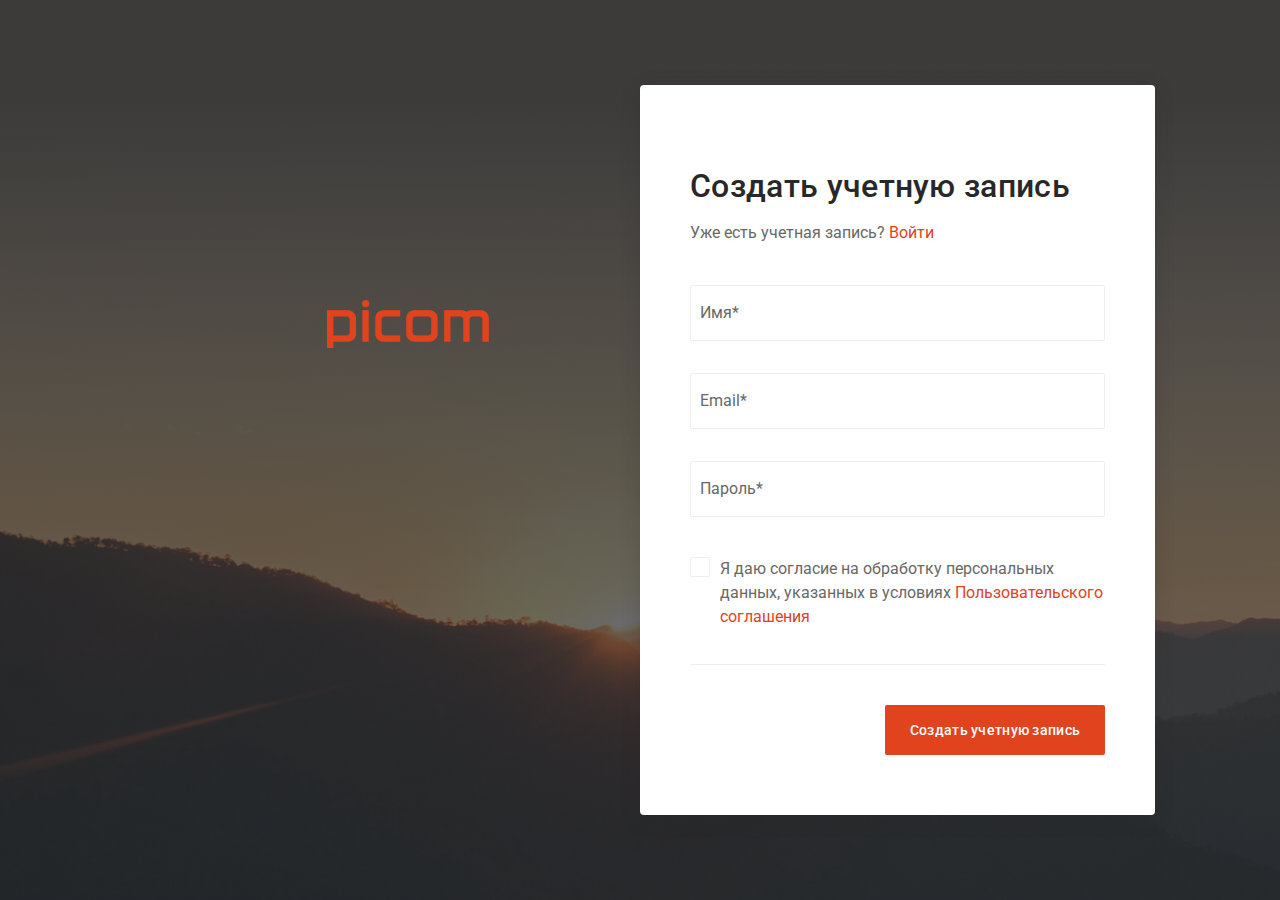
<file: index.html>
<!DOCTYPE html>
<html lang="en">

<head>
    <meta charset="UTF-8">
    <meta name="viewport" content="width=device-width, initial-scale=1.0">

    <link href="https://fonts.googleapis.com/css2?family=Roboto:wght@400;500;700&display=swap" rel="stylesheet">
    <link rel="stylesheet" href="style.css">

    <title>Account</title>
</head>

<body>
    <div class="background">
        <img class="logo" src="img/logo_picom.png" alt="">

        <form class="form" action="#" method="POST">

            <h1 class="form__title">Создать учетную запись</h1>
            <span class="form__text">Уже есть учетная запись? <a class="form__link" href="page2.html">Войти</a></span>

            <div class="form__fields">
                <div class="form__group">
                    <input class="form__input" type="text" name="name" id="name" placeholder=" " required>
                    <label for="name" class="form__label">Имя*</label>
                </div>
                <div class="form__group">
                    <input class="form__input" type="email" name="email" id="email" placeholder=" " required>
                    <label for="email" class="form__label">Email*</label>
                </div>
                <div class="form__group">
                    <input class="form__input" type="password" name="password" id="password" placeholder=" " required>
                    <label for="password" class="form__label">Пароль*</label>
                </div>
            </div>

            <div class="form__terms">
                <input class="terms__checkbox" type="checkbox" name="terms" id="checkbox" required>
                <label class="terms__label form__text" for="checkbox">
                    Я даю согласие на обработку персональных данных, указанных в условиях
                    <a class="form__link" href="#">Пользовательского соглашения</a></label>
            </div>

            <button class="form__button" type="submit">Создать учетную запись</button>

        </form>
    </div>

</body>

</html>
</file>
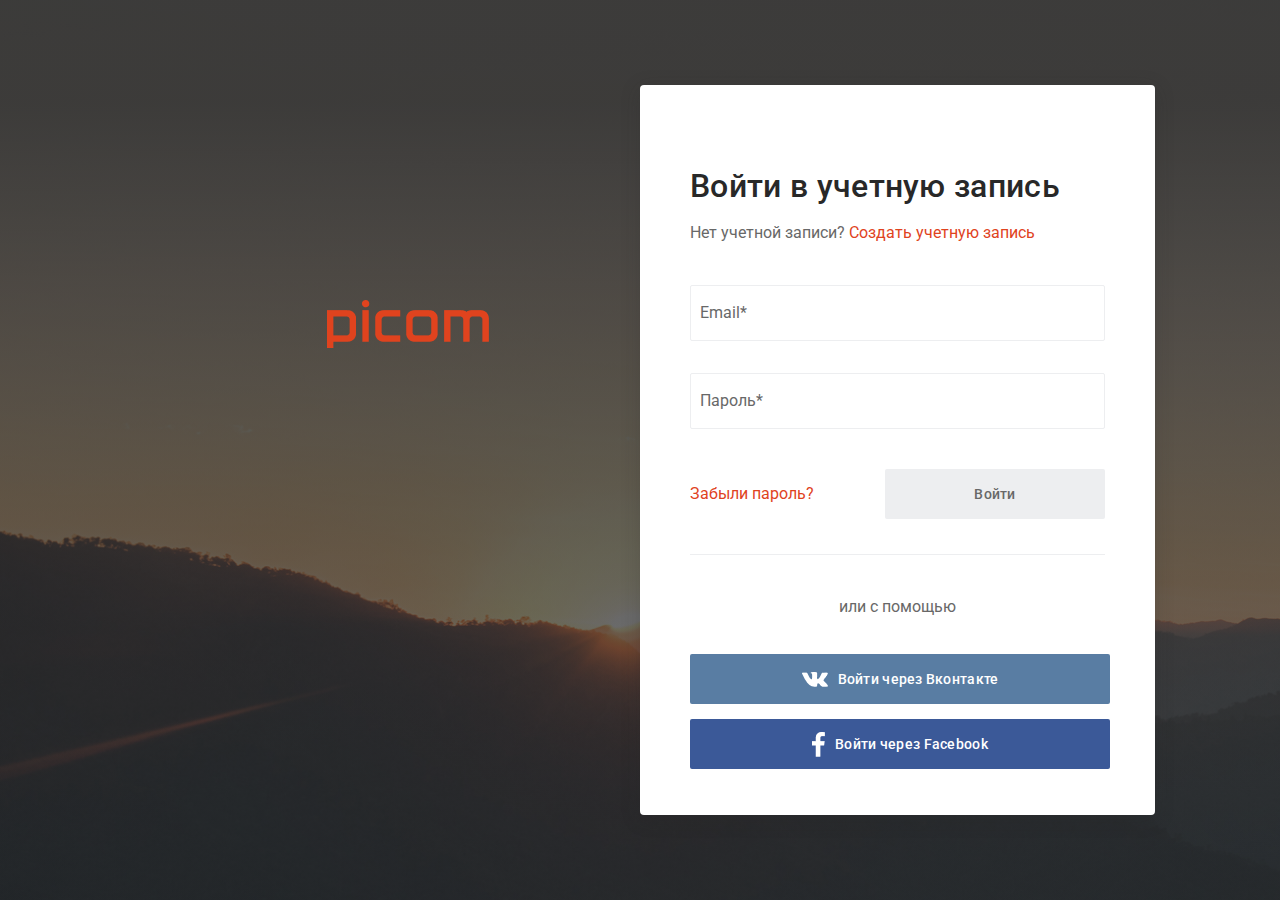
<file: page2.html>
<!DOCTYPE html>
<html lang="en">

<head>
    <meta charset="UTF-8">
    <meta name="viewport" content="width=device-width, initial-scale=1.0">

    <link href="https://fonts.googleapis.com/css2?family=Roboto:wght@400;500;700&display=swap" rel="stylesheet">
    <link rel="stylesheet" href="style.css">

    <title>Login</title>
</head>

<body>
    <div class="background">
        <img class="logo" src="img/logo_picom.png" alt="">

        <form class="form" action="#" method="POST">
            <h1 class="form__title">Войти в учетную запись</h1>
            <span class="form__text">Нет учетной записи? <a class="form__link" href="index.html">Создать учетную
                    запись</a></span>

            <div class="form__fields">
                <div class="form__group">
                    <input class="form__input" type="email" name="email" id="email" placeholder=" " required
                        onkeyup='checkFields()'>
                    <label for="email" class="form__label">Email*</label>
                </div>
                <div class="form__group">
                    <input class="form__input" type="password" name="password" id="password" placeholder=" " required
                        onkeyup='checkFields()'>
                    <label for="password" class="form__label">Пароль*</label>
                </div>
            </div>

            <div class="form__login">
                <a class="form__link" href="index.html">Забыли пароль?</a>
                <button class="form__button" type="submit" id="btn" disabled>Войти</button>
            </div>

            <span class="form__text text-center">или с помощью</span>

            <div class="socials">
                <button class="socials__button vk">
                    <img class="socials__icon" src="img/vk.png" alt="">
                    Войти через Вконтакте
                </button>
                <button class="socials__button fb">
                    <img class="socials__icon" src="img/fb.png" alt="">
                    Войти через Facebook
                </button>
            </div>

        </form>
    </div>

    <script src="https://ajax.googleapis.com/ajax/libs/jquery/3.5.1/jquery.min.js"></script>
    <script src="script.js"></script>

</body>

</html>
</file>
<file: style.css>
body {
    margin: 0;
    font-family: 'Roboto', sans-serif;
    font-size: 16px;
    line-height: 24px;
    color: #686868;
}

*, *:after, *:before {
    box-sizing: border-box;
}

.background {
    position: relative;
    height: 100vh;
    background: linear-gradient(180deg, rgba(40, 40, 40, 0.8) 11.34%, rgba(40, 40, 40, 0.2) 94.66%), linear-gradient(0deg, rgba(40, 40, 40, 0.5), rgba(40, 40, 40, 0.5)), url(img/bg.jpg) no-repeat;
    background-size: cover;
}

.logo {
    position: absolute;
    left: 327px;
    top: 300px;
}

/* Form */

.form {
    position: absolute;
    top: 50%;
    left: 50%;
    transform: translateY(-50%);
    width: 515px;
    height: 730px;
    padding: 60px 50px;
    background-color: #fff;
    border: none;
    border-radius: 4px;
    box-shadow: 0px 4px 20px rgba(40, 40, 40, 0.2);
}

.form__title {
    margin-bottom: 15px;
    font-weight: 500;
    font-size: 32px;
    line-height: 40px;
    /* identical to box height, or 125% */
    letter-spacing: 0.01em;
    /* #282828 */
    color: #282828;
}

.form__link {
    color: #E0431E;
    text-decoration: none;
}

.form__fields {
    margin: 40px 0;
}

.form__group {
    position: relative;
    margin-bottom: 32px;
}

.form__input {
    width: 100%;
    padding: 15px;
    background-color: transparent;
    outline: none;
    border: 1px solid #EDEEF0;
    border-radius: 2px;
    font-family: 'Roboto', sans-serif;
    font-size: 16px;
    line-height: 24px;
    color: #686868;
    transition: 0.2s;
}

.form__input:hover {
    background-color: rgba(237, 238, 240, 0.1);
}

.form__input:focus, .form__input:not(:placeholder-shown) {
    border: none;
    border-bottom: 1px solid #EDEEF0;
}

.form__label {
    position: absolute;
    top: 50%;
    transform: translateY(-50%);
    left: 10px;
    z-index: -1;
    transition: 0.2s;
}

.form__input:focus~.form__label, .form__input:not(:placeholder-shown)~.form__label {
    top: 0;
    font-size: 14px;
    line-height: 20px;
}

/* Form__terms */

.form__terms {
    position: relative;
    display: flex;
    align-items: baseline;
    margin-bottom: 40px;
    padding-bottom: 35px;
    border-bottom: 1px solid #EDEEF0
}

.terms__label {
    margin-left: 30px;
}

.terms__checkbox {
    position: absolute;
    opacity: 0;
}

.terms__checkbox:hover~.terms__label::before {
    border: 1px solid #E0431E;
}

.terms__checkbox:checked~.terms__label::before {
    border: 1px solid #E0431E;
}

.terms__label::before {
    content: "";
    display: block;
    width: 20px;
    height: 20px;
    border: 1px solid #EDEEF0;
    border-radius: 2px;
    background-color: #fff;
    position: absolute;
    top: 0;
    left: 0;
    z-index: 1;
}

.terms__label::after {
    content: "";
    display: block;
    width: 6px;
    height: 12px;
    border-right: 2px solid #E0431E;
    border-bottom: 2px solid #E0431E;
    transform: rotate(45deg);
    opacity: 0;
    position: absolute;
    top: 2px;
    left: 7px;
    z-index: 2;
}

.terms__checkbox:checked+.terms__label::after {
    opacity: 1;
}

/* button */

.form__button {
    display: block;
    margin-left: auto;
    padding: 15px;
    width: 220px;
    background: #E0431E;
    outline: none;
    border: none;
    border-radius: 2px;
    font-family: 'Roboto', sans-serif;
    font-weight: 500;
    font-size: 14px;
    line-height: 20px;
    /* identical to box height, or 143% */
    text-align: center;
    letter-spacing: 0.02em;
    /* #FFFFFF */
    color: #FFFFFF;
    cursor: pointer;
    transition: background 0.2s linear;
}

.form__button:hover, .form__button:focus {
    background-color: #CE4221;
}

.form__button:disabled {
    background: #EDEEF0;
    border: none;
    color: #686868;
}

/* Login */

.form__login {
    display: flex;
    align-items: center;
    margin-bottom: 40px;
    padding-bottom: 35px;
    border-bottom: 1px solid #EDEEF0
}

.text-center {
    display: inline-block;
    margin-bottom: 35px;
    width: 100%;
    text-align: center;
}

/* Socials */

.socials__button {
    display: flex;
    justify-content: center;
    align-items: center;
    width: 420px;
    height: 50px;
    margin-bottom: 15px;
    padding: 15px 0;
    background: #597DA3;
    outline: none;
    border: none;
    border-radius: 2px;
    font-family: 'Roboto', sans-serif;
    font-weight: 500;
    font-size: 14px;
    line-height: 20px;
    /* identical to box height, or 143% */
    text-align: center;
    letter-spacing: 0.02em;
    /* #FFFFFF */
    color: #FFFFFF;
    cursor: pointer;
    transition: background 0.2s linear;
}

.fb {
    background-color: #3B5998;
}

.socials__icon {
    margin-right: 10px;
}
</file>
